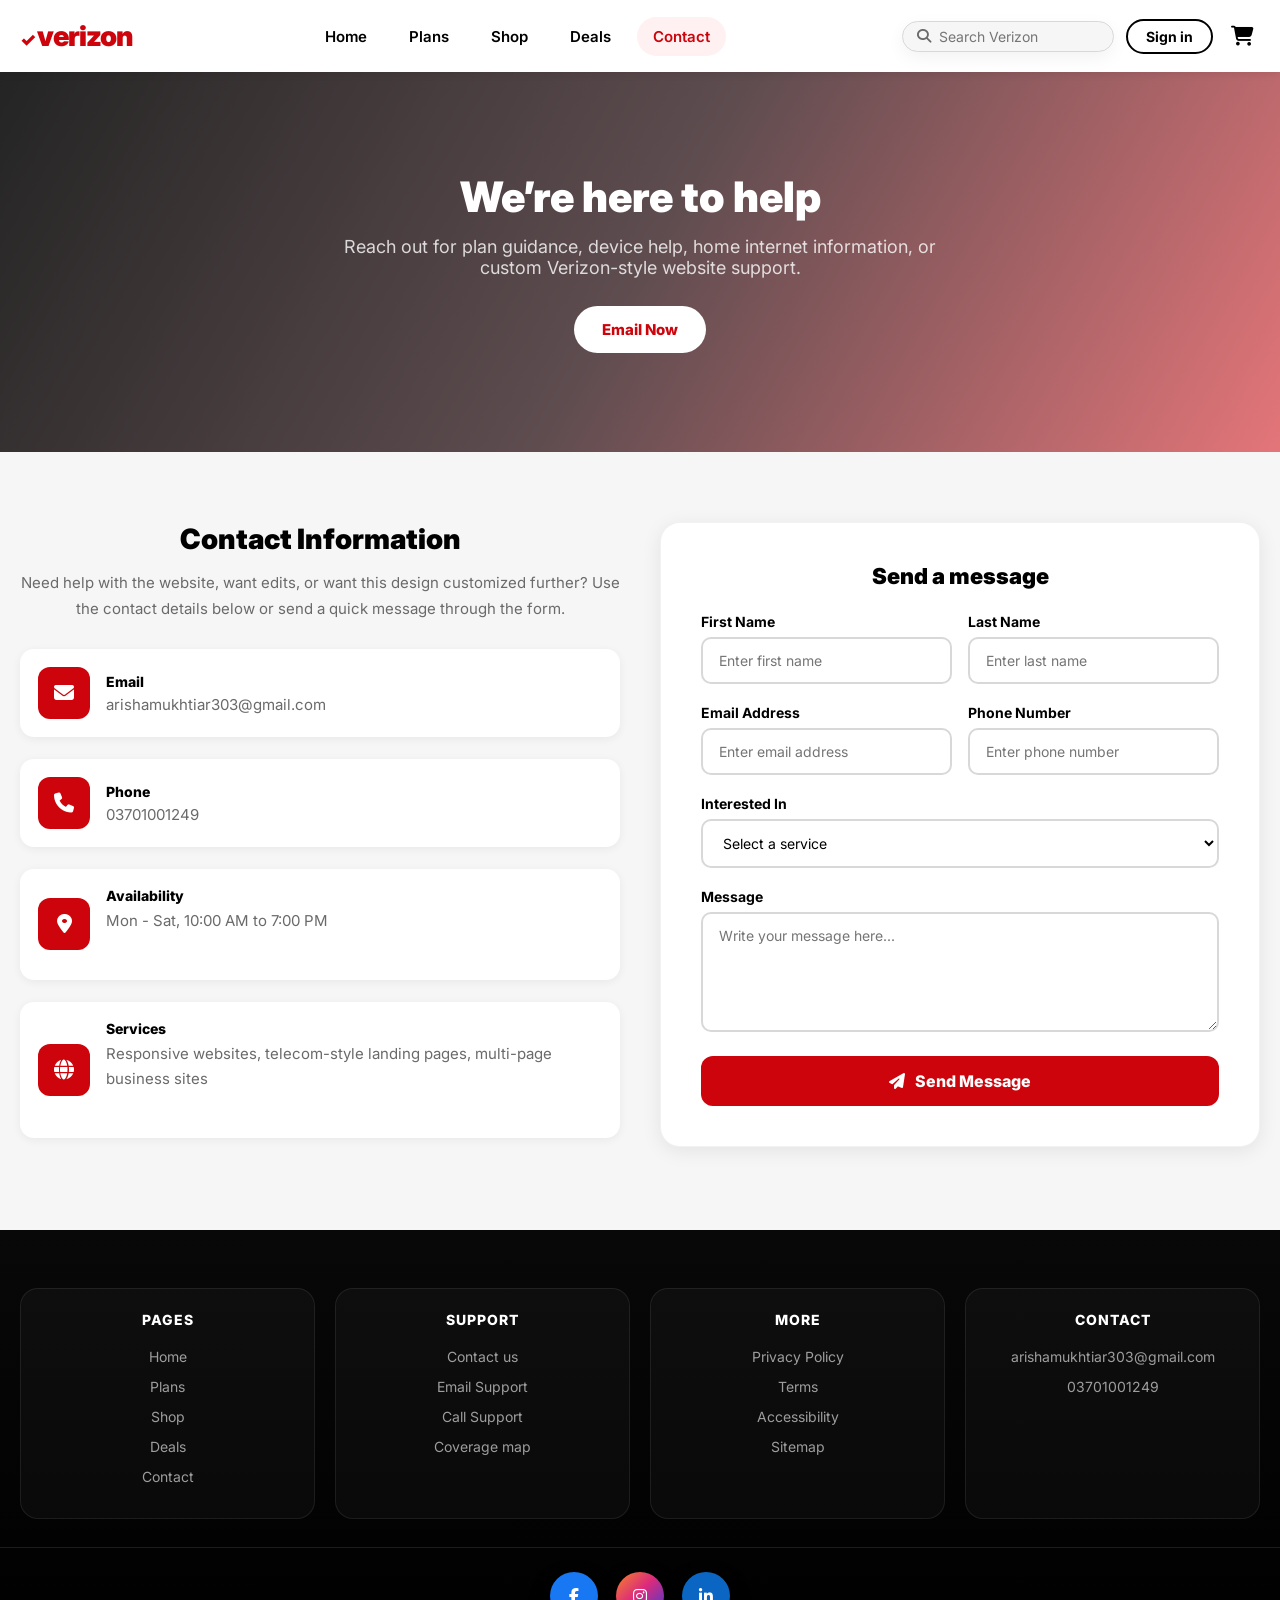
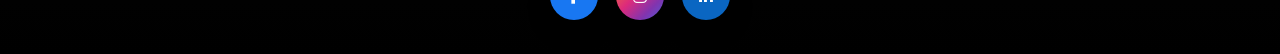
<file: contact.html>
<!DOCTYPE html>
<html lang="en">
<head>
  <meta charset="UTF-8" />
  <meta name="viewport" content="width=device-width, initial-scale=1.0"/>
  <title>Contact Verizon – Get in Touch</title>
  <link rel="stylesheet" href="css/style.css"/>
  <link rel="stylesheet" href="https://cdnjs.cloudflare.com/ajax/libs/font-awesome/6.5.0/css/all.min.css"/>
  <link href="https://fonts.googleapis.com/css2?family=Inter:wght@300;400;500;600;700;800;900&display=swap" rel="stylesheet"/>
</head>
<body class="page-contact">


<nav class="navbar" id="mainNav">
  <div class="nav-container">
    <a href="index.html" class="nav-logo"><span class="logo-check">&#10003;</span>verizon</a>

    <div class="nav-links" id="navLinks">
      <div class="nav-menu">
         <a href="index.html" class="nav-item">Home</a>
        <a href="plans.html" class="nav-item">Plans</a>
    
        <a href="shop.html" class="nav-item">Shop</a>
        <a href="deals.html" class="nav-item">Deals</a>
        <a href="contact.html" class="nav-item">Contact</a>
      </div>

      <div class="nav-actions">
        <div class="nav-search"><i class="fas fa-search"></i><input type="text" placeholder="Search Verizon" /></div>
        <a href="contact.html" class="nav-signin">Sign in</a>
        <a href="contact.html" class="nav-cart"><i class="fas fa-shopping-cart"></i></a>
      </div>
    </div>

    <button class="hamburger" id="hamburger" aria-label="Menu"><span></span><span></span><span></span></button>
  </div>
</nav>

<section class="page-hero page-hero--contact">
  <h1>We’re here to help</h1>
  <p>Reach out for plan guidance, device help, home internet information, or custom Verizon-style website support.</p>
  <a href="mailto:arishamukhtiar303@gmail.com" class="btn-primary">Email Now</a>
</section>

<section class="contact-section">
  <div class="container">
    <div class="contact-grid">
      <div class="contact-info">
        <h2>Contact Information</h2>
        <p>Need help with the website, want edits, or want this design customized further? Use the contact details below or send a quick message through the form.</p>

        <div class="contact-item">
          <div class="contact-item-icon"><i class="fas fa-envelope"></i></div>
          <div class="contact-item-text">
            <h4>Email</h4>
            <a href="mailto:arishamukhtiar303@gmail.com">arishamukhtiar303@gmail.com</a>
          </div>
        </div>

        <div class="contact-item">
          <div class="contact-item-icon"><i class="fas fa-phone"></i></div>
          <div class="contact-item-text">
            <h4>Phone</h4>
            <a href="tel:03701001249">03701001249</a>
          </div>
        </div>

        <div class="contact-item">
          <div class="contact-item-icon"><i class="fas fa-location-dot"></i></div>
          <div class="contact-item-text">
            <h4>Availability</h4>
            <p>Mon - Sat, 10:00 AM to 7:00 PM</p>
          </div>
        </div>

        <div class="contact-item">
          <div class="contact-item-icon"><i class="fas fa-globe"></i></div>
          <div class="contact-item-text">
            <h4>Services</h4>
            <p>Responsive websites, telecom-style landing pages, multi-page business sites</p>
          </div>
        </div>
      </div>

      <div class="contact-form">
        <h3>Send a message</h3>
        <form id="contactForm">
          <div class="form-row">
            <div class="form-group">
              <label for="firstName">First Name</label>
              <input type="text" id="firstName" placeholder="Enter first name" required>
            </div>
            <div class="form-group">
              <label for="lastName">Last Name</label>
              <input type="text" id="lastName" placeholder="Enter last name" required>
            </div>
          </div>

          <div class="form-row">
            <div class="form-group">
              <label for="email">Email Address</label>
              <input type="email" id="email" placeholder="Enter email address" required>
            </div>
            <div class="form-group">
              <label for="phone">Phone Number</label>
              <input type="tel" id="phone" placeholder="Enter phone number">
            </div>
          </div>

          <div class="form-group">
            <label for="service">Interested In</label>
            <select id="service" required>
              <option value="">Select a service</option>
              <option>Verizon Style Website</option>
              <option>Landing Page Design</option>
              <option>Responsive Multi Page Website</option>
              <option>Home Internet / Telecom UI</option>
              <option>Custom Frontend Development</option>
            </select>
          </div>

          <div class="form-group">
            <label for="message">Message</label>
            <textarea id="message" placeholder="Write your message here..." required></textarea>
          </div>

          <button type="submit" class="btn-submit"><i class="fas fa-paper-plane"></i> Send Message</button>
          <div class="form-success" id="formSuccess">Your message has been sent successfully. We'll get back to you soon.</div>
        </form>
      </div>
    </div>
  </div>
</section>

<footer class="footer">
  <div class="footer-top">
    <div class="footer-col"><h4>Pages</h4><ul><li><a href="index.html">Home</a></li><li><a href="plans.html">Plans</a></li><li><a href="shop.html">Shop</a></li><li><a href="deals.html">Deals</a></li><li><a href="contact.html">Contact</a></li></ul></div>
    <div class="footer-col"><h4>Support</h4><ul><li><a href="contact.html">Contact us</a></li><li><a href="mailto:arishamukhtiar303@gmail.com">Email Support</a></li><li><a href="tel:03701001249">Call Support</a></li><li><a href="#">Coverage map</a></li></ul></div>
    <div class="footer-col"><h4>More</h4><ul><li><a href="#">Privacy Policy</a></li><li><a href="#">Terms</a></li><li><a href="#">Accessibility</a></li><li><a href="#">Sitemap</a></li></ul></div>
    <div class="footer-col"><h4>Contact</h4><ul><li><a href="mailto:arishamukhtiar303@gmail.com">arishamukhtiar303@gmail.com</a></li><li><a href="tel:03701001249">03701001249</a></li></ul></div>
  </div>
  <div class="footer-social">
    <a href="#" class="social-link social-facebook" aria-label="Facebook"><i class="fab fa-facebook-f"></i></a>
    <a href="#" class="social-link social-instagram" aria-label="Instagram"><i class="fab fa-instagram"></i></a>
    <a href="#" class="social-link social-linkedin" aria-label="Linkedin"><i class="fab fa-linkedin-in"></i></a>
  </div>
  
</footer>

<script src="js/main.js"></script>
</body>
</html>
</file>
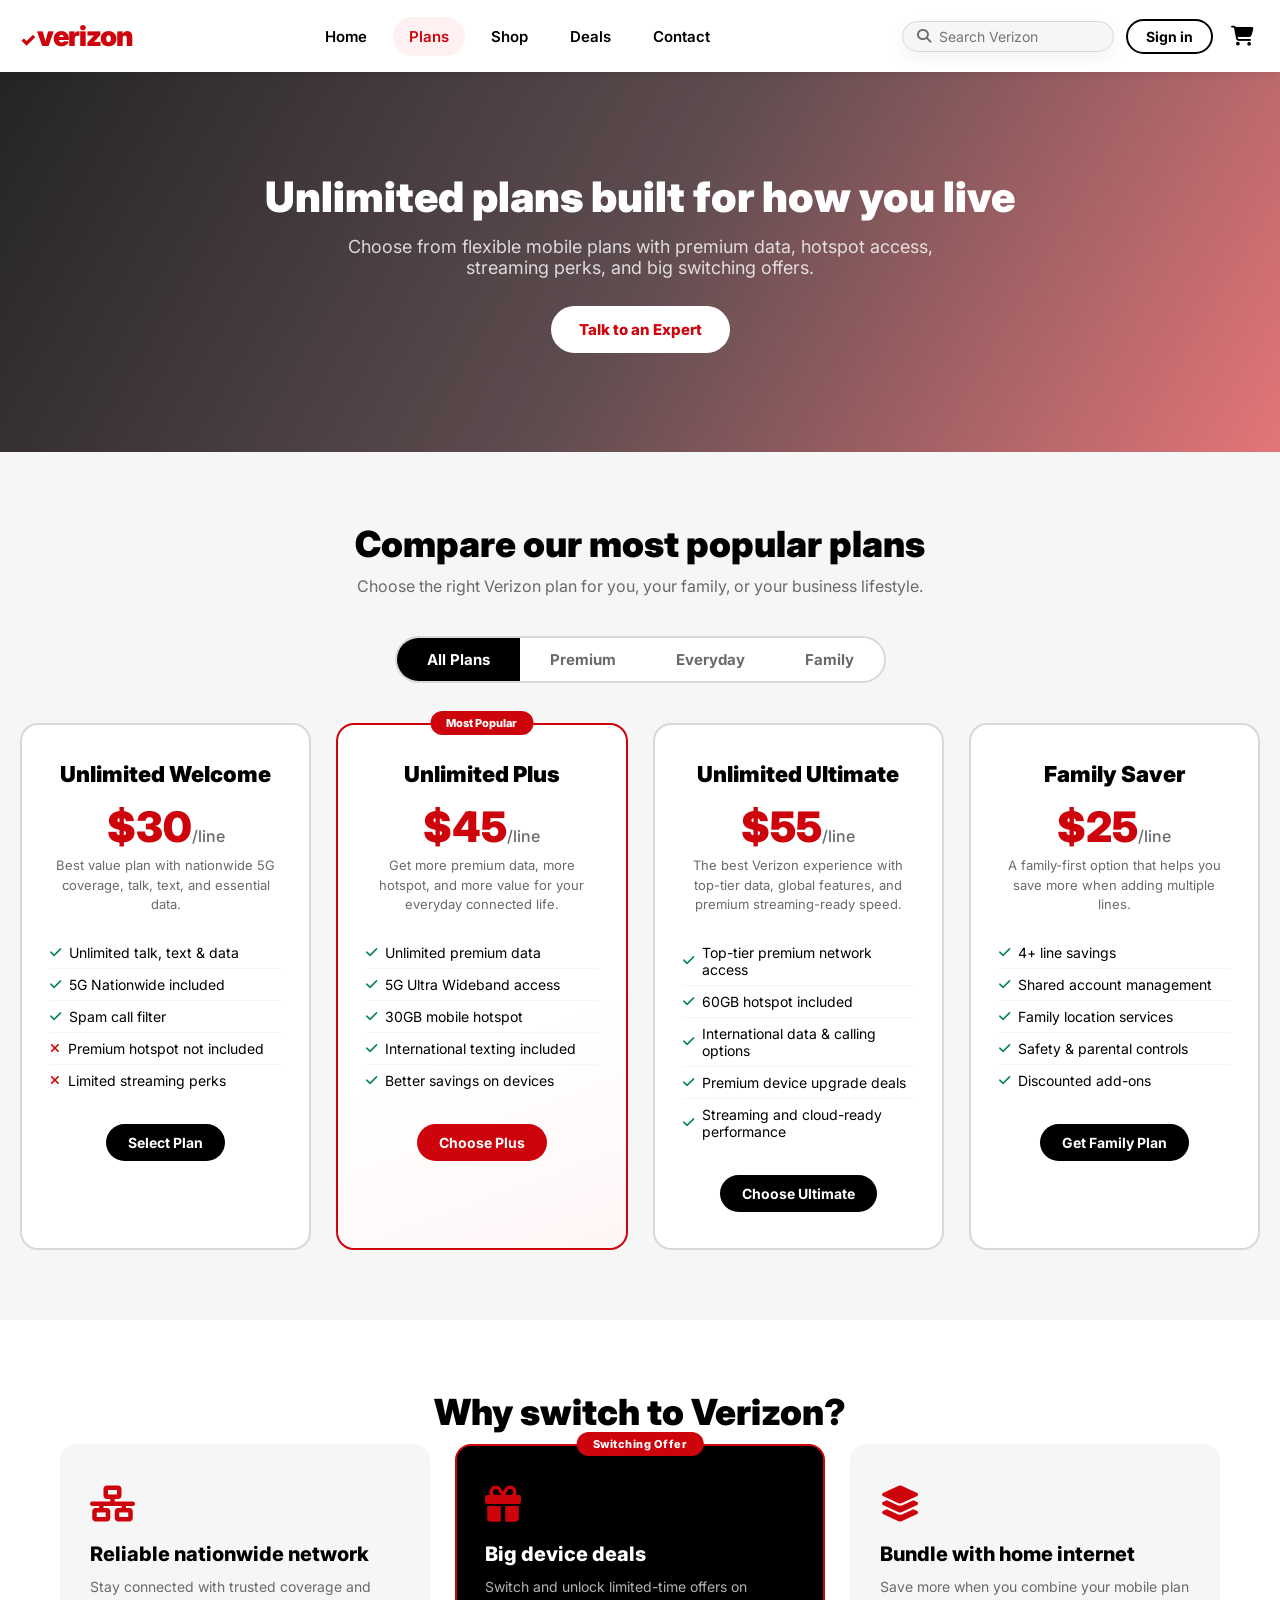
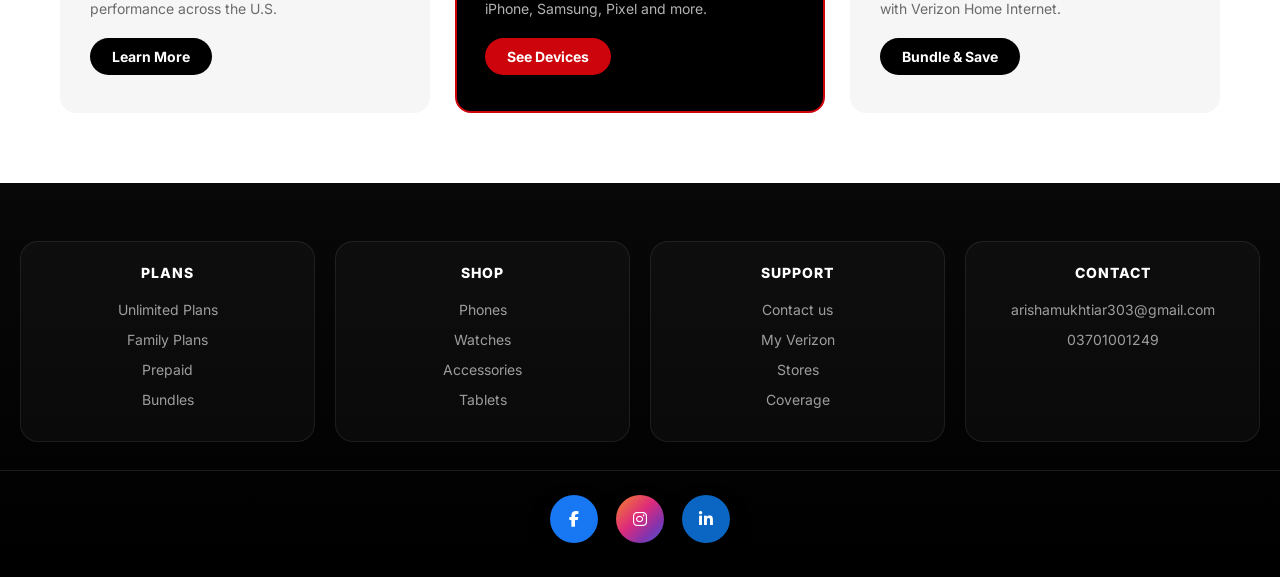
<file: plans.html>
<!DOCTYPE html>
<html lang="en">
<head>
  <meta charset="UTF-8" />
  <meta name="viewport" content="width=device-width, initial-scale=1.0"/>
  <title>Verizon Plans – Unlimited Mobile Plans</title>
  <link rel="stylesheet" href="css/style.css"/>
  <link rel="stylesheet" href="https://cdnjs.cloudflare.com/ajax/libs/font-awesome/6.5.0/css/all.min.css"/>
  <link href="https://fonts.googleapis.com/css2?family=Inter:wght@300;400;500;600;700;800;900&display=swap" rel="stylesheet"/>
</head>
<body class="page-plans">


<nav class="navbar" id="mainNav">
  <div class="nav-container">
    <a href="index.html" class="nav-logo"><span class="logo-check">&#10003;</span>verizon</a>

    <div class="nav-links" id="navLinks">
      <div class="nav-menu">
         <a href="index.html" class="nav-item">Home</a>
        <a href="plans.html" class="nav-item">Plans</a>
       
        <a href="shop.html" class="nav-item">Shop</a>
        <a href="deals.html" class="nav-item">Deals</a>
        <a href="contact.html" class="nav-item">Contact</a>
      </div>

      <div class="nav-actions">
        <div class="nav-search"><i class="fas fa-search"></i><input type="text" placeholder="Search Verizon" /></div>
        <a href="contact.html" class="nav-signin">Sign in</a>
        <a href="contact.html" class="nav-cart"><i class="fas fa-shopping-cart"></i></a>
      </div>
    </div>

    <button class="hamburger" id="hamburger" aria-label="Menu"><span></span><span></span><span></span></button>
  </div>
</nav>

<section class="page-hero page-hero--plans">
  <h1>Unlimited plans built for how you live</h1>
  <p>Choose from flexible mobile plans with premium data, hotspot access, streaming perks, and big switching offers.</p>
  <a href="contact.html" class="btn-primary">Talk to an Expert</a>
</section>

<section class="plans-section">
  <div class="container">
    <h2 class="section-title">Compare our most popular plans</h2>
    <p class="section-sub">Choose the right Verizon plan for you, your family, or your business lifestyle.</p>

    <div class="plans-toggle">
      <button class="toggle-btn active" data-type="all">All Plans</button>
      <button class="toggle-btn" data-type="premium">Premium</button>
      <button class="toggle-btn" data-type="everyday">Everyday</button>
      <button class="toggle-btn" data-type="family">Family</button>
    </div>

    <div class="plans-grid">
      <div class="plan-card" data-type="everyday">
        <div class="plan-name">Unlimited Welcome</div>
        <div class="plan-price">$30<span>/line</span></div>
        <p class="plan-desc">Best value plan with nationwide 5G coverage, talk, text, and essential data.</p>
        <ul class="plan-features">
          <li><i class="fas fa-check"></i> Unlimited talk, text & data</li>
          <li><i class="fas fa-check"></i> 5G Nationwide included</li>
          <li><i class="fas fa-check"></i> Spam call filter</li>
          <li class="cross"><i class="fas fa-times"></i> Premium hotspot not included</li>
          <li class="cross"><i class="fas fa-times"></i> Limited streaming perks</li>
        </ul>
        <a href="contact.html" class="btn-black-sm">Select Plan</a>
      </div>

      <div class="plan-card plan-featured" data-type="premium">
        <div class="plan-badge">Most Popular</div>
        <div class="plan-name">Unlimited Plus</div>
        <div class="plan-price">$45<span>/line</span></div>
        <p class="plan-desc">Get more premium data, more hotspot, and more value for your everyday connected life.</p>
        <ul class="plan-features">
          <li><i class="fas fa-check"></i> Unlimited premium data</li>
          <li><i class="fas fa-check"></i> 5G Ultra Wideband access</li>
          <li><i class="fas fa-check"></i> 30GB mobile hotspot</li>
          <li><i class="fas fa-check"></i> International texting included</li>
          <li><i class="fas fa-check"></i> Better savings on devices</li>
        </ul>
        <a href="devices.html" class="btn-red-sm">Choose Plus</a>
      </div>

      <div class="plan-card" data-type="premium">
        <div class="plan-name">Unlimited Ultimate</div>
        <div class="plan-price">$55<span>/line</span></div>
        <p class="plan-desc">The best Verizon experience with top-tier data, global features, and premium streaming-ready speed.</p>
        <ul class="plan-features">
          <li><i class="fas fa-check"></i> Top-tier premium network access</li>
          <li><i class="fas fa-check"></i> 60GB hotspot included</li>
          <li><i class="fas fa-check"></i> International data & calling options</li>
          <li><i class="fas fa-check"></i> Premium device upgrade deals</li>
          <li><i class="fas fa-check"></i> Streaming and cloud-ready performance</li>
        </ul>
        <a href="devices.html" class="btn-black-sm">Choose Ultimate</a>
      </div>

      <div class="plan-card" data-type="family">
        <div class="plan-name">Family Saver</div>
        <div class="plan-price">$25<span>/line</span></div>
        <p class="plan-desc">A family-first option that helps you save more when adding multiple lines.</p>
        <ul class="plan-features">
          <li><i class="fas fa-check"></i> 4+ line savings</li>
          <li><i class="fas fa-check"></i> Shared account management</li>
          <li><i class="fas fa-check"></i> Family location services</li>
          <li><i class="fas fa-check"></i> Safety & parental controls</li>
          <li><i class="fas fa-check"></i> Discounted add-ons</li>
        </ul>
        <a href="contact.html" class="btn-black-sm">Get Family Plan</a>
      </div>
    </div>
  </div>
</section>

<section class="services-section">
  <div class="container">
    <h2 class="section-title">Why switch to Verizon?</h2>
    <div class="services-grid">
      <div class="service-card">
        <div class="service-icon"><i class="fas fa-network-wired"></i></div>
        <h3>Reliable nationwide network</h3>
        <p>Stay connected with trusted coverage and performance across the U.S.</p>
        <a href="contact.html" class="btn-black-sm">Learn More</a>
      </div>
      <div class="service-card service-featured">
        <div class="service-badge">Switching Offer</div>
        <div class="service-icon"><i class="fas fa-gift"></i></div>
        <h3>Big device deals</h3>
        <p>Switch and unlock limited-time offers on iPhone, Samsung, Pixel and more.</p>
        <a href="devices.html" class="btn-red-sm">See Devices</a>
      </div>
      <div class="service-card">
        <div class="service-icon"><i class="fas fa-layer-group"></i></div>
        <h3>Bundle with home internet</h3>
        <p>Save more when you combine your mobile plan with Verizon Home Internet.</p>
        <a href="home-internet.html" class="btn-black-sm">Bundle & Save</a>
      </div>
    </div>
  </div>
</section>

<footer class="footer">
  <div class="footer-top">
    <div class="footer-col"><h4>Plans</h4><ul><li><a href="plans.html">Unlimited Plans</a></li><li><a href="plans.html">Family Plans</a></li><li><a href="plans.html">Prepaid</a></li><li><a href="index.html">Bundles</a></li></ul></div>
    <div class="footer-col"><h4>Shop</h4><ul><li><a href="shop.html">Phones</a></li><li><a href="shop.html">Watches</a></li><li><a href="shop.html">Accessories</a></li><li><a href="shop.html">Tablets</a></li></ul></div>
    <div class="footer-col"><h4>Support</h4><ul><li><a href="contact.html">Contact us</a></li><li><a href="#">My Verizon</a></li><li><a href="#">Stores</a></li><li><a href="#">Coverage</a></li></ul></div>
    <div class="footer-col"><h4>Contact</h4><ul><li><a href="mailto:arishamukhtiar303@gmail.com">arishamukhtiar303@gmail.com</a></li><li><a href="tel:03701001249">03701001249</a></li></ul></div>
  </div>
  <div class="footer-social">
    <a href="#" class="social-link social-facebook" aria-label="Facebook"><i class="fab fa-facebook-f"></i></a>
    <a href="#" class="social-link social-instagram" aria-label="Instagram"><i class="fab fa-instagram"></i></a>
    <a href="#" class="social-link social-linkedin" aria-label="Linkedin"><i class="fab fa-linkedin-in"></i></a>
  </div>
  
</footer>

<script src="js/main.js"></script>
</body>
</html>
</file>
<file: css/style.css>
/* ============================================
   VERIZON CLONE - MAIN STYLESHEET
   ============================================ */

/* --- RESET & BASE --- */
*, *::before, *::after { box-sizing: border-box; margin: 0; padding: 0; }

:root {
  --red:        #CD040B;
  --red-hover:  #a80009;
  --black:      #000000;
  --white:      #ffffff;
  --gray-light: #f6f6f6;
  --gray-mid:   #d8d8d8;
  --gray-text:  #6a6a6a;
  --font:       'Inter', sans-serif;
  --nav-h:      56px;
  --top-h:      36px;
  --trans:      0.3s ease;
}

html { scroll-behavior: smooth; }

body {
  font-family: var(--font);
  color: var(--black);
  background: var(--white);
  overflow-x: hidden;
}

a { text-decoration: none; color: inherit; }
ul { list-style: none; }
img { max-width: 100%; display: block; }

/* ============ TOP BAR ============ */
.top-bar {
  background: #f6f6f6;
  height: var(--top-h);
  border-bottom: 1px solid var(--gray-mid);
  font-size: 13px;
  position: relative;
  z-index: 200;
}
.top-bar-inner {
  max-width: 1300px;
  margin: 0 auto;
  padding: 0 20px;
  height: 100%;
  display: flex;
  align-items: center;
  justify-content: space-between;
}
.top-bar-left a {
  margin-right: 20px;
  font-weight: 500;
  color: var(--gray-text);
  transition: color var(--trans);
}
.top-bar-left a:hover, .top-bar-left a.top-active {
  color: var(--red);
  font-weight: 700;
}
.top-bar-right a {
  margin-left: 18px;
  color: var(--gray-text);
  font-weight: 400;
  transition: color var(--trans);
}
.top-bar-right a:hover { color: var(--red); }
.top-bar-right a i { margin-right: 4px; }

/* ============ NAVBAR ============ */
.navbar {
  background: var(--white);
  position: sticky;
  top: 0;
  z-index: 100;
  box-shadow: 0 2px 8px rgba(0,0,0,0.08);
  transition: box-shadow var(--trans);
}
.navbar.scrolled { box-shadow: 0 4px 18px rgba(0,0,0,0.14); }

.nav-container {
  max-width: 1300px;
  margin: 0 auto;
  padding: 0 20px;
  height: var(--nav-h);
  display: flex;
  align-items: center;
  gap: 28px;
}

.nav-logo {
  font-size: 28px;
  font-weight: 900;
  color: var(--red);
  letter-spacing: -1px;
  flex-shrink: 0;
}
.logo-check {
  font-size: 18px;
  margin-right: 2px;
  color: var(--red);
}

.nav-links {
  display: flex;
  align-items: center;
  gap: 6px;
  flex: 1;
}
.nav-item {
  font-size: 15px;
  font-weight: 600;
  padding: 6px 12px;
  border-radius: 4px;
  color: var(--black);
  transition: color var(--trans), background var(--trans);
  white-space: nowrap;
}
.nav-item:hover { color: var(--red); background: #fff0f0; }

.nav-search {
  display: flex;
  align-items: center;
  background: var(--gray-light);
  border: 1.5px solid var(--gray-mid);
  border-radius: 24px;
  padding: 6px 14px;
  gap: 8px;
  margin-left: auto;
  transition: border-color var(--trans);
}
.nav-search:focus-within { border-color: var(--red); }
.nav-search i { color: var(--gray-text); font-size: 14px; }
.nav-search input {
  border: none;
  background: transparent;
  outline: none;
  font-size: 14px;
  width: 160px;
  font-family: var(--font);
}

.nav-signin {
  font-size: 14px;
  font-weight: 700;
  color: var(--black);
  border: 2px solid var(--black);
  border-radius: 24px;
  padding: 7px 18px;
  transition: all var(--trans);
  white-space: nowrap;
}
.nav-signin:hover { background: var(--black); color: var(--white); }

.nav-cart {
  font-size: 20px;
  color: var(--black);
  padding: 4px 6px;
  transition: color var(--trans);
}
.nav-cart:hover { color: var(--red); }

/* Quick Nav Pills */
.quick-nav {
  background: var(--gray-light);
  border-top: 1px solid var(--gray-mid);
  padding: 8px 20px;
  display: flex;
  gap: 8px;
  justify-content: center;
  flex-wrap: wrap;
}
.quick-nav a {
  font-size: 13px;
  font-weight: 600;
  padding: 7px 16px;
  border: 1.5px solid var(--gray-mid);
  border-radius: 24px;
  background: var(--white);
  color: var(--black);
  display: flex;
  align-items: center;
  gap: 6px;
  transition: all var(--trans);
}
.quick-nav a:hover { border-color: var(--red); color: var(--red); background: #fff0f0; }
.quick-nav a i { font-size: 12px; }

/* Hamburger */
.hamburger {
  display: none;
  flex-direction: column;
  gap: 5px;
  cursor: pointer;
  background: none;
  border: none;
  padding: 4px;
  margin-left: auto;
}
.hamburger span {
  display: block;
  width: 26px;
  height: 3px;
  background: var(--black);
  border-radius: 3px;
  transition: all var(--trans);
}
.hamburger.open span:nth-child(1) { transform: translateY(8px) rotate(45deg); }
.hamburger.open span:nth-child(2) { opacity: 0; }
.hamburger.open span:nth-child(3) { transform: translateY(-8px) rotate(-45deg); }

/* ============ HERO SLIDER ============ */
.hero-slider {
  position: relative;
  overflow: hidden;
  width: 100%;
  background: #1a0005;
}

.slides-wrapper {
  display: flex;
  transition: transform 0.7s cubic-bezier(.77,0,.18,1);
  will-change: transform;
}

.slide {
  min-width: 100%;
  width: 100%;
  min-height: 520px;
  display: flex;
  align-items: center;
  justify-content: space-between;
  padding: 60px 80px;
  position: relative;
  overflow: hidden;
}

.slide-1 { background: linear-gradient(135deg, #1a0005 0%, #CD040B 60%, #ff3a3a 100%); }
.slide-2 { background: linear-gradient(135deg, #000 0%, #1a1a2e 60%, #16213e 100%); }
.slide-3 { background: linear-gradient(135deg, #003366 0%, #0066cc 60%, #00aaff 100%); }
.slide-4 { background: linear-gradient(135deg, #1a3a1a 0%, #006600 60%, #00aa44 100%); }

.slide-content {
  flex: 1;
  z-index: 2;
  max-width: 520px;
  animation: fadeSlideIn 0.8s ease both;
}

@keyframes fadeSlideIn {
  from { opacity: 0; transform: translateX(-40px); }
  to   { opacity: 1; transform: translateX(0); }
}

.slide-badge {
  display: inline-block;
  background: rgba(255,255,255,0.2);
  color: var(--white);
  font-size: 13px;
  font-weight: 700;
  padding: 5px 14px;
  border-radius: 20px;
  border: 1.5px solid rgba(255,255,255,0.4);
  margin-bottom: 18px;
  backdrop-filter: blur(4px);
}

.slide-content h1 {
  font-size: clamp(28px, 4vw, 52px);
  font-weight: 900;
  color: var(--white);
  line-height: 1.1;
  margin-bottom: 16px;
}
.slide-content h1 span { color: #FFD700; }

.slide-content p {
  font-size: 16px;
  color: rgba(255,255,255,0.85);
  line-height: 1.6;
  margin-bottom: 28px;
}

.slide-btns { display: flex; gap: 14px; flex-wrap: wrap; }

.btn-primary {
  background: var(--white);
  color: var(--red);
  font-weight: 800;
  font-size: 15px;
  padding: 14px 28px;
  border-radius: 30px;
  transition: all var(--trans);
  display: inline-flex;
  align-items: center;
  gap: 8px;
}
.btn-primary:hover { background: var(--gray-light); transform: translateY(-2px); box-shadow: 0 8px 24px rgba(0,0,0,0.2); }

.btn-outline-white {
  border: 2px solid var(--white);
  color: var(--white);
  font-weight: 700;
  font-size: 15px;
  padding: 12px 28px;
  border-radius: 30px;
  transition: all var(--trans);
  display: inline-flex;
  align-items: center;
}
.btn-outline-white:hover { background: rgba(255,255,255,0.15); transform: translateY(-2px); }

.slide-image {
  flex: 1;
  display: flex;
  justify-content: center;
  align-items: center;
  z-index: 2;
  max-width: 440px;
}
.slide-image img {
  max-height: 380px;
  width: auto;
  object-fit: contain;
  filter: drop-shadow(0 20px 40px rgba(0,0,0,0.4));
  animation: floatImg 0.8s ease both 0.2s;
}
@keyframes floatImg {
  from { opacity: 0; transform: translateX(40px) scale(0.95); }
  to   { opacity: 1; transform: translateX(0) scale(1); }
}

/* Slider controls */
.slider-btn {
  position: absolute;
  top: 50%;
  transform: translateY(-50%);
  background: rgba(255,255,255,0.2);
  border: 2px solid rgba(255,255,255,0.4);
  color: var(--white);
  width: 50px;
  height: 50px;
  border-radius: 50%;
  font-size: 18px;
  cursor: pointer;
  z-index: 10;
  backdrop-filter: blur(6px);
  transition: all var(--trans);
  display: flex;
  align-items: center;
  justify-content: center;
}
.slider-btn:hover { background: var(--red); border-color: var(--red); transform: translateY(-50%) scale(1.1); }
.slider-btn.prev { left: 20px; }
.slider-btn.next { right: 20px; }

.slider-dots {
  position: absolute;
  bottom: 20px;
  left: 50%;
  transform: translateX(-50%);
  display: flex;
  gap: 10px;
  z-index: 10;
}
.dot {
  width: 10px;
  height: 10px;
  border-radius: 50%;
  background: rgba(255,255,255,0.4);
  cursor: pointer;
  transition: all var(--trans);
  border: 2px solid rgba(255,255,255,0.6);
}
.dot.active { background: var(--white); transform: scale(1.3); }

/* ============ PROMO BANNER ============ */
.promo-banner {
  background: var(--black);
  padding: 24px 20px;
}
.promo-inner {
  max-width: 1300px;
  margin: 0 auto;
  display: flex;
  align-items: center;
  justify-content: space-between;
  gap: 20px;
  flex-wrap: wrap;
}
.promo-text h2 {
  font-size: 22px;
  font-weight: 800;
  color: var(--white);
}
.promo-text h2 span { color: #FFD700; }
.promo-text p { color: rgba(255,255,255,0.65); font-size: 14px; margin-top: 4px; }

.btn-black {
  background: var(--white);
  color: var(--black);
  font-weight: 800;
  font-size: 15px;
  padding: 14px 28px;
  border-radius: 30px;
  display: inline-flex;
  align-items: center;
  gap: 8px;
  transition: all var(--trans);
  white-space: nowrap;
}
.btn-black:hover { background: var(--gray-light); transform: translateY(-2px); box-shadow: 0 8px 20px rgba(255,255,255,0.15); }

/* ============ CONTAINERS & TITLES ============ */
.container { max-width: 1300px; margin: 0 auto; padding: 0 20px; }

.section-title {
  font-size: clamp(22px, 3vw, 36px);
  font-weight: 900;
  color: var(--black);
  margin-bottom: 10px;
}
.section-sub {
  font-size: 16px;
  color: var(--gray-text);
  margin-bottom: 40px;
}

/* ============ DEALS SECTION ============ */
.deals-section { padding: 70px 0; background: var(--gray-light); }

.deals-grid {
  display: grid;
  grid-template-columns: repeat(auto-fit, minmax(260px, 1fr));
  gap: 24px;
  margin-top: 20px;
}

.deal-card {
  background: var(--white);
  border-radius: 16px;
  overflow: hidden;
  box-shadow: 0 2px 12px rgba(0,0,0,0.07);
  transition: transform var(--trans), box-shadow var(--trans);
  position: relative;
}
.deal-card:hover { transform: translateY(-6px); box-shadow: 0 12px 32px rgba(0,0,0,0.14); }

.deal-card img {
  width: 100%;
  height: 200px;
  object-fit: cover;
  transition: transform 0.5s ease;
}
.deal-card:hover img { transform: scale(1.04); }

.deal-badge {
  position: absolute;
  top: 14px;
  left: 14px;
  background: var(--red);
  color: var(--white);
  font-size: 11px;
  font-weight: 800;
  padding: 4px 12px;
  border-radius: 20px;
  z-index: 3;
  letter-spacing: 0.5px;
  text-transform: uppercase;
}
.deal-badge-green { background: #00844A; }
.deal-badge-blue  { background: #0061AB; }

.deal-info { padding: 20px; }
.deal-info h3 { font-size: 17px; font-weight: 800; margin-bottom: 8px; }
.deal-info p { font-size: 13px; color: var(--gray-text); line-height: 1.5; margin-bottom: 16px; }

.btn-red-sm {
  display: inline-block;
  background: var(--red);
  color: var(--white);
  font-weight: 700;
  font-size: 14px;
  padding: 10px 22px;
  border-radius: 24px;
  transition: all var(--trans);
}
.btn-red-sm:hover { background: var(--red-hover); transform: translateY(-2px); box-shadow: 0 6px 16px rgba(205,4,11,0.35); }

/* ============ SERVICES SECTION ============ */
.services-section { padding: 70px 0; background: var(--white); }

.services-grid {
  display: grid;
  grid-template-columns: repeat(auto-fit, minmax(280px, 1fr));
  gap: 24px;
  margin-top: 10px;
}

.service-card {
  background: var(--gray-light);
  border-radius: 16px;
  padding: 36px 28px;
  position: relative;
  border: 2px solid transparent;
  transition: all var(--trans);
}
.service-card:hover { border-color: var(--red); transform: translateY(-4px); box-shadow: 0 8px 28px rgba(205,4,11,0.1); }
.service-featured { background: var(--black); color: var(--white); border-color: var(--red); }
.service-featured .service-icon { color: var(--red); }
.service-featured h3 { color: var(--white); }
.service-featured p { color: rgba(255,255,255,0.7); }
.service-featured ul li { color: rgba(255,255,255,0.85); }
.service-featured ul li i { color: var(--red); }

.service-badge {
  position: absolute;
  top: -14px;
  left: 50%;
  transform: translateX(-50%);
  background: var(--red);
  color: var(--white);
  font-size: 11px;
  font-weight: 800;
  padding: 5px 16px;
  border-radius: 20px;
  white-space: nowrap;
  letter-spacing: 0.5px;
}

.service-icon {
  font-size: 36px;
  color: var(--red);
  margin-bottom: 16px;
}
.service-card h3 { font-size: 20px; font-weight: 800; margin-bottom: 10px; }
.service-card p { font-size: 14px; color: var(--gray-text); line-height: 1.6; margin-bottom: 18px; }
.service-featured p { color: rgba(255,255,255,0.7); }
.service-card ul { margin-bottom: 24px; }
.service-card ul li {
  font-size: 14px;
  color: var(--gray-text);
  display: flex;
  align-items: center;
  gap: 8px;
  padding: 4px 0;
}
.service-card ul li i { color: #00844A; font-size: 12px; }

.btn-black-sm {
  display: inline-block;
  background: var(--black);
  color: var(--white);
  font-weight: 700;
  font-size: 14px;
  padding: 10px 22px;
  border-radius: 24px;
  transition: all var(--trans);
}
.btn-black-sm:hover { background: #333; transform: translateY(-2px); }

/* ============ PRODUCTS SHOWCASE ============ */
.products-section { padding: 60px 0; background: var(--gray-light); }

.products-grid {
  display: flex;
  gap: 20px;
  flex-wrap: wrap;
  margin-top: 30px;
  justify-content: center;
}

.product-thumb {
  display: flex;
  flex-direction: column;
  align-items: center;
  gap: 10px;
  padding: 20px;
  background: var(--white);
  border-radius: 14px;
  border: 2px solid transparent;
  transition: all var(--trans);
  min-width: 120px;
}
.product-thumb:hover { border-color: var(--red); transform: translateY(-4px); box-shadow: 0 8px 20px rgba(0,0,0,0.1); }
.product-thumb img { width: 80px; height: 80px; object-fit: cover; border-radius: 10px; }
.product-thumb span { font-size: 13px; font-weight: 600; color: var(--black); text-align: center; }

/* ============ WHY VERIZON ============ */
.why-section { padding: 70px 0; background: var(--white); }

.why-grid {
  display: grid;
  grid-template-columns: repeat(auto-fit, minmax(220px, 1fr));
  gap: 24px;
  margin-top: 30px;
}

.why-card {
  text-align: center;
  padding: 36px 24px;
  border-radius: 16px;
  background: var(--gray-light);
  transition: all var(--trans);
}
.why-card:hover { background: var(--red); color: var(--white); transform: translateY(-6px); box-shadow: 0 12px 32px rgba(205,4,11,0.25); }
.why-card:hover .why-icon { color: var(--white); }
.why-card:hover p { color: rgba(255,255,255,0.85); }

.why-icon { font-size: 40px; color: var(--red); margin-bottom: 16px; transition: color var(--trans); }
.why-card h3 { font-size: 18px; font-weight: 800; margin-bottom: 10px; }
.why-card p { font-size: 14px; color: var(--gray-text); line-height: 1.6; transition: color var(--trans); }

/* ============ COVERAGE BANNER ============ */
.coverage-banner {
  background: linear-gradient(135deg, #000 0%, #1a0005 50%, #CD040B 100%);
  padding: 60px 40px;
}
.coverage-inner {
  max-width: 1300px;
  margin: 0 auto;
  display: flex;
  align-items: center;
  gap: 40px;
  flex-wrap: wrap;
}
.coverage-text { flex: 1; min-width: 280px; }
.coverage-text h2 { font-size: 32px; font-weight: 900; color: var(--white); margin-bottom: 12px; }
.coverage-text p { font-size: 16px; color: rgba(255,255,255,0.75); margin-bottom: 24px; line-height: 1.6; }
.btn-white {
  display: inline-flex;
  align-items: center;
  gap: 8px;
  background: var(--white);
  color: var(--black);
  font-weight: 800;
  font-size: 15px;
  padding: 14px 28px;
  border-radius: 30px;
  transition: all var(--trans);
}
.btn-white:hover { background: var(--gray-light); transform: translateY(-2px); box-shadow: 0 8px 24px rgba(255,255,255,0.2); }

.coverage-img { flex: 1; min-width: 260px; border-radius: 16px; overflow: hidden; }
.coverage-img img { width: 100%; height: 240px; object-fit: cover; border-radius: 16px; filter: brightness(0.85); }

/* ============ FOOTER ============ */
.footer { background: var(--black); color: var(--white); }

.footer-top {
  max-width: 1300px;
  margin: 0 auto;
  padding: 60px 20px 40px;
  display: grid;
  grid-template-columns: repeat(auto-fit, minmax(180px, 1fr));
  gap: 40px;
}
.footer-col h4 { font-size: 14px; font-weight: 800; margin-bottom: 18px; text-transform: uppercase; letter-spacing: 1px; color: var(--white); }
.footer-col ul li { margin-bottom: 10px; }
.footer-col ul li a { font-size: 14px; color: rgba(255,255,255,0.6); transition: color var(--trans); }
.footer-col ul li a:hover { color: var(--white); }

.footer-social {
  border-top: 1px solid rgba(255,255,255,0.12);
  border-bottom: 1px solid rgba(255,255,255,0.12);
  padding: 24px 20px;
  display: flex;
  justify-content: center;
  gap: 14px;
  flex-wrap: wrap;
}
.social-link {
  width: 44px;
  height: 44px;
  border-radius: 50%;
  border: 2px solid rgba(255,255,255,0.2);
  display: flex;
  align-items: center;
  justify-content: center;
  font-size: 16px;
  color: rgba(255,255,255,0.7);
  transition: all var(--trans);
}
.social-link:hover { border-color: var(--red); background: var(--red); color: var(--white); transform: translateY(-3px); }
.email-link { border-color: rgba(205,4,11,0.5); color: rgba(255,100,100,0.9); }
.phone-link { border-color: rgba(0,132,74,0.5); color: rgba(100,220,140,0.9); }

.footer-bottom {
  max-width: 1300px;
  margin: 0 auto;
  padding: 20px;
  display: flex;
  align-items: center;
  justify-content: space-between;
  flex-wrap: wrap;
  gap: 10px;
}
.footer-bottom p { font-size: 13px; color: rgba(255,255,255,0.45); }
.footer-links { display: flex; gap: 20px; flex-wrap: wrap; }
.footer-links a { font-size: 13px; color: rgba(255,255,255,0.45); transition: color var(--trans); }
.footer-links a:hover { color: var(--white); }

/* ============ PAGE HERO (inner pages) ============ */
.page-hero {
  background: linear-gradient(135deg, var(--black) 0%, #1a0005 50%, var(--red) 100%);
  padding: 80px 20px;
  text-align: center;
  color: var(--white);
}
.page-hero h1 { font-size: clamp(28px, 5vw, 52px); font-weight: 900; margin-bottom: 14px; }
.page-hero p { font-size: 18px; color: rgba(255,255,255,0.8); max-width: 600px; margin: 0 auto 28px; }

/* ============ PLANS PAGE ============ */
.plans-section { padding: 70px 0; background: var(--gray-light); }

.plans-toggle {
  display: flex;
  justify-content: center;
  gap: 0;
  margin-bottom: 40px;
  border: 2px solid var(--gray-mid);
  border-radius: 30px;
  overflow: hidden;
  width: fit-content;
  margin-left: auto;
  margin-right: auto;
}
.toggle-btn {
  padding: 12px 30px;
  font-size: 15px;
  font-weight: 700;
  cursor: pointer;
  background: var(--white);
  border: none;
  color: var(--gray-text);
  font-family: var(--font);
  transition: all var(--trans);
}
.toggle-btn.active { background: var(--black); color: var(--white); }

.plans-grid {
  display: grid;
  grid-template-columns: repeat(auto-fit, minmax(260px, 1fr));
  gap: 24px;
}

.plan-card {
  background: var(--white);
  border-radius: 18px;
  padding: 36px 28px;
  text-align: center;
  border: 2px solid var(--gray-mid);
  transition: all var(--trans);
  position: relative;
}
.plan-card:hover { border-color: var(--red); transform: translateY(-6px); box-shadow: 0 12px 32px rgba(205,4,11,0.12); }
.plan-featured { border-color: var(--red); background: linear-gradient(160deg, #fff 60%, #fff5f5 100%); }

.plan-badge {
  position: absolute;
  top: -14px;
  left: 50%;
  transform: translateX(-50%);
  background: var(--red);
  color: var(--white);
  font-size: 11px;
  font-weight: 800;
  padding: 5px 16px;
  border-radius: 20px;
  white-space: nowrap;
}
.plan-name { font-size: 22px; font-weight: 900; margin-bottom: 6px; }
.plan-price { font-size: 42px; font-weight: 900; color: var(--red); margin: 14px 0 4px; }
.plan-price span { font-size: 16px; font-weight: 500; color: var(--gray-text); }
.plan-desc { font-size: 13px; color: var(--gray-text); margin-bottom: 22px; line-height: 1.5; }
.plan-features { text-align: left; margin-bottom: 28px; }
.plan-features li {
  font-size: 14px;
  padding: 7px 0;
  border-bottom: 1px solid var(--gray-light);
  display: flex;
  align-items: center;
  gap: 8px;
}
.plan-features li:last-child { border-bottom: none; }
.plan-features li i { color: #00844A; font-size: 13px; }
.plan-features li.cross i { color: var(--red); }

/* ============ DEVICES PAGE ============ */
.devices-section { padding: 70px 0; }

.filter-bar {
  display: flex;
  gap: 10px;
  flex-wrap: wrap;
  margin-bottom: 36px;
  padding-bottom: 20px;
  border-bottom: 2px solid var(--gray-light);
}
.filter-btn {
  padding: 9px 20px;
  border: 2px solid var(--gray-mid);
  border-radius: 24px;
  background: var(--white);
  font-size: 14px;
  font-weight: 600;
  cursor: pointer;
  font-family: var(--font);
  transition: all var(--trans);
  color: var(--black);
}
.filter-btn:hover, .filter-btn.active { background: var(--black); color: var(--white); border-color: var(--black); }

.devices-grid {
  display: grid;
  grid-template-columns: repeat(auto-fill, minmax(220px, 1fr));
  gap: 24px;
}

.device-card {
  background: var(--white);
  border-radius: 16px;
  padding: 24px 20px;
  border: 2px solid var(--gray-light);
  text-align: center;
  transition: all var(--trans);
  position: relative;
}
.device-card:hover { border-color: var(--red); transform: translateY(-6px); box-shadow: 0 12px 30px rgba(0,0,0,0.1); }

.device-card img {
  height: 180px;
  width: auto;
  object-fit: contain;
  margin: 0 auto 16px;
  transition: transform var(--trans);
}
.device-card:hover img { transform: scale(1.05); }

.device-tag {
  position: absolute;
  top: 14px;
  left: 14px;
  font-size: 10px;
  font-weight: 800;
  padding: 3px 10px;
  border-radius: 12px;
  text-transform: uppercase;
  letter-spacing: 0.5px;
}
.tag-new { background: var(--red); color: var(--white); }
.tag-free { background: #00844A; color: var(--white); }
.tag-sale { background: #ff8c00; color: var(--white); }

.device-name { font-size: 15px; font-weight: 800; margin-bottom: 4px; }
.device-brand { font-size: 12px; color: var(--gray-text); margin-bottom: 10px; }
.device-price { font-size: 20px; font-weight: 900; color: var(--red); margin-bottom: 4px; }
.device-price-sub { font-size: 12px; color: var(--gray-text); margin-bottom: 16px; }
.device-colors { display: flex; gap: 8px; justify-content: center; margin-bottom: 16px; }
.color-dot { width: 14px; height: 14px; border-radius: 50%; border: 2px solid var(--gray-mid); cursor: pointer; transition: transform var(--trans); }
.color-dot:hover { transform: scale(1.3); }

/* ============ HOME INTERNET PAGE ============ */
.internet-section { padding: 70px 0; }

.internet-grid {
  display: grid;
  grid-template-columns: repeat(auto-fit, minmax(300px, 1fr));
  gap: 28px;
  margin-top: 20px;
}

.internet-card {
  background: var(--white);
  border-radius: 20px;
  overflow: hidden;
  border: 2px solid var(--gray-mid);
  transition: all var(--trans);
}
.internet-card:hover { border-color: var(--red); transform: translateY(-6px); box-shadow: 0 12px 32px rgba(0,0,0,0.1); }

.internet-card-header {
  background: var(--black);
  color: var(--white);
  padding: 28px;
  text-align: center;
}
.internet-card-header.blue { background: linear-gradient(135deg, #003366, #0066cc); }
.internet-card-header.red { background: linear-gradient(135deg, #1a0005, var(--red)); }

.internet-card-header h3 { font-size: 22px; font-weight: 900; margin-bottom: 6px; }
.internet-card-header p { font-size: 13px; opacity: 0.75; }
.internet-price { font-size: 40px; font-weight: 900; margin: 14px 0 4px; color: #FFD700; }
.internet-price span { font-size: 15px; color: rgba(255,255,255,0.65); font-weight: 400; }

.internet-card-body { padding: 28px; }
.internet-card-body ul li {
  font-size: 14px;
  padding: 9px 0;
  border-bottom: 1px solid var(--gray-light);
  display: flex;
  align-items: center;
  gap: 10px;
}
.internet-card-body ul li:last-child { border-bottom: none; }
.internet-card-body ul li i { color: #00844A; font-size: 14px; }

/* ============ CONTACT PAGE ============ */
.contact-section { padding: 70px 0; background: var(--gray-light); }

.contact-grid {
  display: grid;
  grid-template-columns: 1fr 1fr;
  gap: 40px;
  align-items: start;
}

.contact-info h2 { font-size: 28px; font-weight: 900; margin-bottom: 14px; }
.contact-info p { font-size: 15px; color: var(--gray-text); line-height: 1.7; margin-bottom: 28px; }

.contact-item {
  display: flex;
  align-items: center;
  gap: 16px;
  margin-bottom: 22px;
  padding: 18px;
  background: var(--white);
  border-radius: 14px;
  box-shadow: 0 2px 10px rgba(0,0,0,0.06);
  transition: all var(--trans);
}
.contact-item:hover { transform: translateX(6px); box-shadow: 0 6px 20px rgba(0,0,0,0.1); }
.contact-item-icon {
  width: 52px;
  height: 52px;
  background: var(--red);
  color: var(--white);
  border-radius: 12px;
  display: flex;
  align-items: center;
  justify-content: center;
  font-size: 20px;
  flex-shrink: 0;
}
.contact-item-text h4 { font-size: 14px; font-weight: 800; margin-bottom: 4px; }
.contact-item-text a, .contact-item-text p { font-size: 15px; color: var(--gray-text); }
.contact-item-text a:hover { color: var(--red); }

.contact-form {
  background: var(--white);
  border-radius: 20px;
  padding: 40px;
  box-shadow: 0 4px 20px rgba(0,0,0,0.08);
}
.contact-form h3 { font-size: 22px; font-weight: 900; margin-bottom: 24px; }

.form-group { margin-bottom: 20px; }
.form-group label { display: block; font-size: 14px; font-weight: 700; margin-bottom: 7px; color: var(--black); }
.form-group input,
.form-group select,
.form-group textarea {
  width: 100%;
  padding: 13px 16px;
  border: 2px solid var(--gray-mid);
  border-radius: 10px;
  font-size: 14px;
  font-family: var(--font);
  color: var(--black);
  background: var(--white);
  transition: border-color var(--trans);
  outline: none;
}
.form-group input:focus,
.form-group select:focus,
.form-group textarea:focus { border-color: var(--red); }
.form-group textarea { height: 120px; resize: vertical; }

.form-row { display: grid; grid-template-columns: 1fr 1fr; gap: 16px; }

.btn-submit {
  width: 100%;
  padding: 15px;
  background: var(--red);
  color: var(--white);
  font-size: 16px;
  font-weight: 800;
  border: none;
  border-radius: 12px;
  cursor: pointer;
  font-family: var(--font);
  transition: all var(--trans);
  display: flex;
  align-items: center;
  justify-content: center;
  gap: 10px;
}
.btn-submit:hover { background: var(--red-hover); transform: translateY(-2px); box-shadow: 0 8px 24px rgba(205,4,11,0.35); }

/* Success popup */
.form-success {
  display: none;
  background: #e8f9f0;
  border: 2px solid #00844A;
  border-radius: 12px;
  padding: 18px 20px;
  font-size: 15px;
  font-weight: 600;
  color: #00844A;
  margin-top: 16px;
  text-align: center;
}
.form-success.show { display: block; animation: fadeSlideIn 0.4s ease; }

/* ============ SCROLL TO TOP ============ */
.scroll-top {
  position: fixed;
  bottom: 28px;
  right: 28px;
  width: 48px;
  height: 48px;
  background: var(--red);
  color: var(--white);
  border-radius: 50%;
  display: flex;
  align-items: center;
  justify-content: center;
  font-size: 18px;
  cursor: pointer;
  box-shadow: 0 6px 20px rgba(205,4,11,0.35);
  opacity: 0;
  pointer-events: none;
  transition: all var(--trans);
  z-index: 500;
  border: none;
}
.scroll-top.visible { opacity: 1; pointer-events: all; }
.scroll-top:hover { transform: translateY(-4px); background: var(--red-hover); }

/* ============ AOS ANIMATIONS ============ */
[data-aos] { opacity: 0; transform: translateY(30px); transition: opacity 0.6s ease, transform 0.6s ease; }
[data-aos="fade-right"] { transform: translateX(-30px); }
[data-aos="fade-left"]  { transform: translateX(30px); }
[data-aos="zoom-in"]    { transform: scale(0.9); }
[data-aos].aos-animate  { opacity: 1; transform: none; }

/* ============ RESPONSIVE ============ */
@media (max-width: 1024px) {
  .slide { padding: 50px 40px; }
  .contact-grid { grid-template-columns: 1fr; }
}

@media (max-width: 768px) {
  .top-bar { display: none; }

  .nav-container { justify-content: space-between; }
  .nav-links {
    display: none;
    position: absolute;
    top: calc(var(--nav-h) + 1px);
    left: 0;
    right: 0;
    background: var(--white);
    flex-direction: column;
    padding: 16px 20px 24px;
    border-bottom: 3px solid var(--red);
    box-shadow: 0 10px 30px rgba(0,0,0,0.15);
    z-index: 99;
    gap: 8px;
    align-items: stretch;
  }
  .nav-links.open { display: flex; }
  .nav-item { padding: 12px 0; border-bottom: 1px solid var(--gray-light); }
  .nav-search { width: 100%; margin: 8px 0; }
  .nav-search input { width: 100%; }
  .nav-signin { text-align: center; margin: 8px 0; }
  .hamburger { display: flex; }

  .quick-nav { overflow-x: auto; justify-content: flex-start; gap: 6px; }
  .quick-nav::-webkit-scrollbar { display: none; }

  .slide { flex-direction: column-reverse; padding: 40px 20px 60px; min-height: auto; gap: 20px; text-align: center; }
  .slide-content h1 { font-size: 28px; }
  .slide-content { max-width: 100%; }
  .slide-image { max-width: 100%; }
  .slide-image img { max-height: 220px; }
  .slide-btns { justify-content: center; }

  .promo-inner { flex-direction: column; text-align: center; }

  .coverage-inner { flex-direction: column; text-align: center; padding: 40px 20px; }

  .form-row { grid-template-columns: 1fr; }

  .footer-bottom { flex-direction: column; text-align: center; }

  .slider-btn { width: 38px; height: 38px; font-size: 14px; }
  .slider-btn.prev { left: 10px; }
  .slider-btn.next { right: 10px; }
}

@media (max-width: 480px) {
  .plans-grid { grid-template-columns: 1fr; }
  .devices-grid { grid-template-columns: repeat(auto-fill, minmax(160px, 1fr)); }
  .products-grid { gap: 12px; }
  .product-thumb { min-width: 100px; padding: 14px; }
  .contact-form { padding: 24px 16px; }
}


/* ============================================
   UI POLISH + RESPONSIVE OVERRIDES
   ============================================ */

.navbar {
  background: rgba(255,255,255,0.96);
  backdrop-filter: blur(14px);
}

.nav-container {
  justify-content: space-between;
  min-height: 72px;
  height: auto;
  gap: 18px;
}

.nav-links {
  flex: 1;
  display: flex;
  align-items: center;
  justify-content: space-between;
  gap: 18px;
  min-width: 0;
}

.nav-menu {
  flex: 1;
  display: flex;
  align-items: center;
  justify-content: center;
  gap: 10px;
}

.nav-actions {
  display: flex;
  align-items: center;
  gap: 12px;
  flex-shrink: 0;
}

.nav-item {
  padding: 10px 16px;
  border-radius: 999px;
}

.nav-item.active,
.nav-item:hover {
  background: #fff1f1;
  color: var(--red);
}

.nav-search {
  margin-left: 0;
  box-shadow: 0 6px 18px rgba(0,0,0,0.05);
}

.section-title,
.section-sub,
.page-hero h1,
.page-hero p,
.contact-info h2,
.contact-info > p,
.contact-form h3,
.filter-bar,
.plans-toggle {
  text-align: center;
}

.filter-bar,
.plans-toggle {
  justify-content: center;
}

.page-hero {
  position: relative;
  overflow: hidden;
  min-height: 380px;
  display: flex;
  flex-direction: column;
  align-items: center;
  justify-content: center;
  background-size: cover;
  background-position: center;
  background-repeat: no-repeat;
  isolation: isolate;
}

.page-hero::before {
  content: '';
  position: absolute;
  inset: 0;
  background: linear-gradient(120deg, rgba(0,0,0,0.86), rgba(26,0,5,0.7), rgba(205,4,11,0.55));
  z-index: -1;
}

.page-hero > * {
  position: relative;
  z-index: 1;
}

.page-hero--plans {
  background-image: url('https://images.unsplash.com/photo-1512941937669-90a1b58e7e9c?auto=format&fit=crop&w=1600&q=80');
}

.page-hero--internet {
  background-image: url('https://images.unsplash.com/photo-1558618666-fcd25c85cd64?auto=format&fit=crop&w=1600&q=80');
}

.page-hero--shop {
  background-image: url('https://images.unsplash.com/photo-1591337676887-a217a6970a8a?auto=format&fit=crop&w=1600&q=80');
}

.page-hero--contact {
  background-image: url('https://images.unsplash.com/photo-1556740749-887f6717d7e4?auto=format&fit=crop&w=1600&q=80');
}

.footer {
  background: linear-gradient(180deg, #080808 0%, #000000 100%);
  padding-top: 8px;
}

.footer-top {
  grid-template-columns: repeat(auto-fit, minmax(190px, 1fr));
  gap: 24px;
  padding: 50px 20px 28px;
}

.footer-col {
  background: rgba(255,255,255,0.03);
  border: 1px solid rgba(255,255,255,0.08);
  border-radius: 18px;
  padding: 22px 20px;
  transition: transform var(--trans), border-color var(--trans), background var(--trans);
}

.footer-col:hover {
  transform: translateY(-4px);
  border-color: rgba(255,255,255,0.16);
  background: rgba(255,255,255,0.05);
}

.footer-col h4 {
  text-align: center;
}

.footer-col ul li,
.footer-col ul li a {
  text-align: center;
}

.footer-col ul li a {
  display: inline-block;
  width: 100%;
}

.footer-social {
  border-top: 1px solid rgba(255,255,255,0.1);
  border-bottom: none;
  padding: 24px 20px 34px;
  gap: 18px;
}

.social-link {
  width: 48px;
  height: 48px;
  color: var(--white);
  border: none;
  box-shadow: 0 10px 24px rgba(0,0,0,0.22);
}

.social-link:hover {
  color: var(--white);
  transform: translateY(-4px) scale(1.04);
}

.social-facebook,
.social-facebook:hover {
  background: #1877F2;
}

.social-instagram,
.social-instagram:hover {
  background: linear-gradient(135deg, #F58529 0%, #DD2A7B 45%, #8134AF 75%, #515BD4 100%);
}

.social-linkedin,
.social-linkedin:hover {
  background: #0A66C2;
}

.devices-section .container,
.plans-section .container,
.internet-section .container,
.contact-section .container {
  max-width: 1300px;
}

.devices-grid {
  grid-template-columns: repeat(4, minmax(0, 1fr));
  justify-content: center;
}

.device-card {
  display: flex;
  flex-direction: column;
  justify-content: flex-start;
  height: 100%;
}

.device-card .btn-red-sm,
.device-card .btn-black-sm {
  margin-top: auto;
}

.contact-info > p {
  max-width: 680px;
  margin-left: auto;
  margin-right: auto;
}

.contact-form {
  border: 1px solid rgba(0,0,0,0.05);
}

@media (max-width: 1180px) {
  .nav-search input {
    width: 130px;
  }

  .devices-grid {
    grid-template-columns: repeat(3, minmax(0, 1fr));
  }
}

@media (max-width: 900px) {
  .devices-grid {
    grid-template-columns: repeat(2, minmax(0, 1fr));
  }
}

@media (max-width: 768px) {
  .nav-container {
    min-height: 64px;
  }

  .nav-links {
    display: none;
    position: absolute;
    top: calc(100% + 1px);
    left: 12px;
    right: 12px;
    background: rgba(255,255,255,0.98);
    backdrop-filter: blur(14px);
    border-radius: 20px;
    padding: 16px;
    border: 1px solid rgba(0,0,0,0.06);
    box-shadow: 0 18px 40px rgba(0,0,0,0.12);
    flex-direction: column;
    gap: 16px;
  }

  .nav-links.open {
    display: flex;
  }

  .nav-menu,
  .nav-actions {
    width: 100%;
    flex-direction: column;
    align-items: stretch;
    gap: 10px;
  }

  .nav-item,
  .nav-signin,
  .nav-cart {
    width: 100%;
    text-align: center;
  }

  .nav-item {
    border-bottom: none;
    background: #fafafa;
  }

  .nav-search {
    width: 100%;
  }

  .nav-search input {
    width: 100%;
  }

  .nav-cart {
    border: 2px solid var(--black);
    border-radius: 999px;
    padding: 10px 18px;
  }

  .page-hero {
    min-height: 300px;
    padding: 72px 20px;
  }

  .footer-top {
    grid-template-columns: 1fr;
  }
}

@media (max-width: 520px) {
  .devices-grid {
    grid-template-columns: 1fr;
  }

  .page-hero {
    min-height: 260px;
  }
}


/* GLOBAL FIX */
* {
  margin: 0;
  padding: 0;
  box-sizing: border-box;
}

html, body {
  overflow-x: hidden;
  font-family: 'Inter', sans-serif;
}

/* CONTAINER FIX */
.container {
  width: 100%;
  max-width: 1200px;
  margin: auto;
  padding: 0 20px;
}
.plans-grid {
  display: grid;
  grid-template-columns: repeat(auto-fit, minmax(280px, 1fr));
  gap: 25px;
}

.services-grid {
  display: grid;
  grid-template-columns: repeat(auto-fit, minmax(250px, 1fr));
  gap: 25px;
}

.footer-top {
  display: grid;
  grid-template-columns: repeat(auto-fit, minmax(200px, 1fr));
  gap: 20px;
}
.page-hero {
  padding: 80px 20px;
  text-align: center;
}

.page-hero h1 {
  font-size: clamp(22px, 5vw, 42px);
}

.page-hero p {
  font-size: clamp(14px, 3vw, 18px);
}
@media (max-width: 768px) {

  .plans-toggle {
    flex-wrap: wrap;
    gap: 10px;
  }

  .toggle-btn {
    flex: 1 1 45%;
  }

  .plan-card {
    padding: 18px;
  }

  .service-card {
    padding: 18px;
  }

  .footer {
    text-align: center;
  }
}
body {
  overflow-x: hidden;
}
</file>
